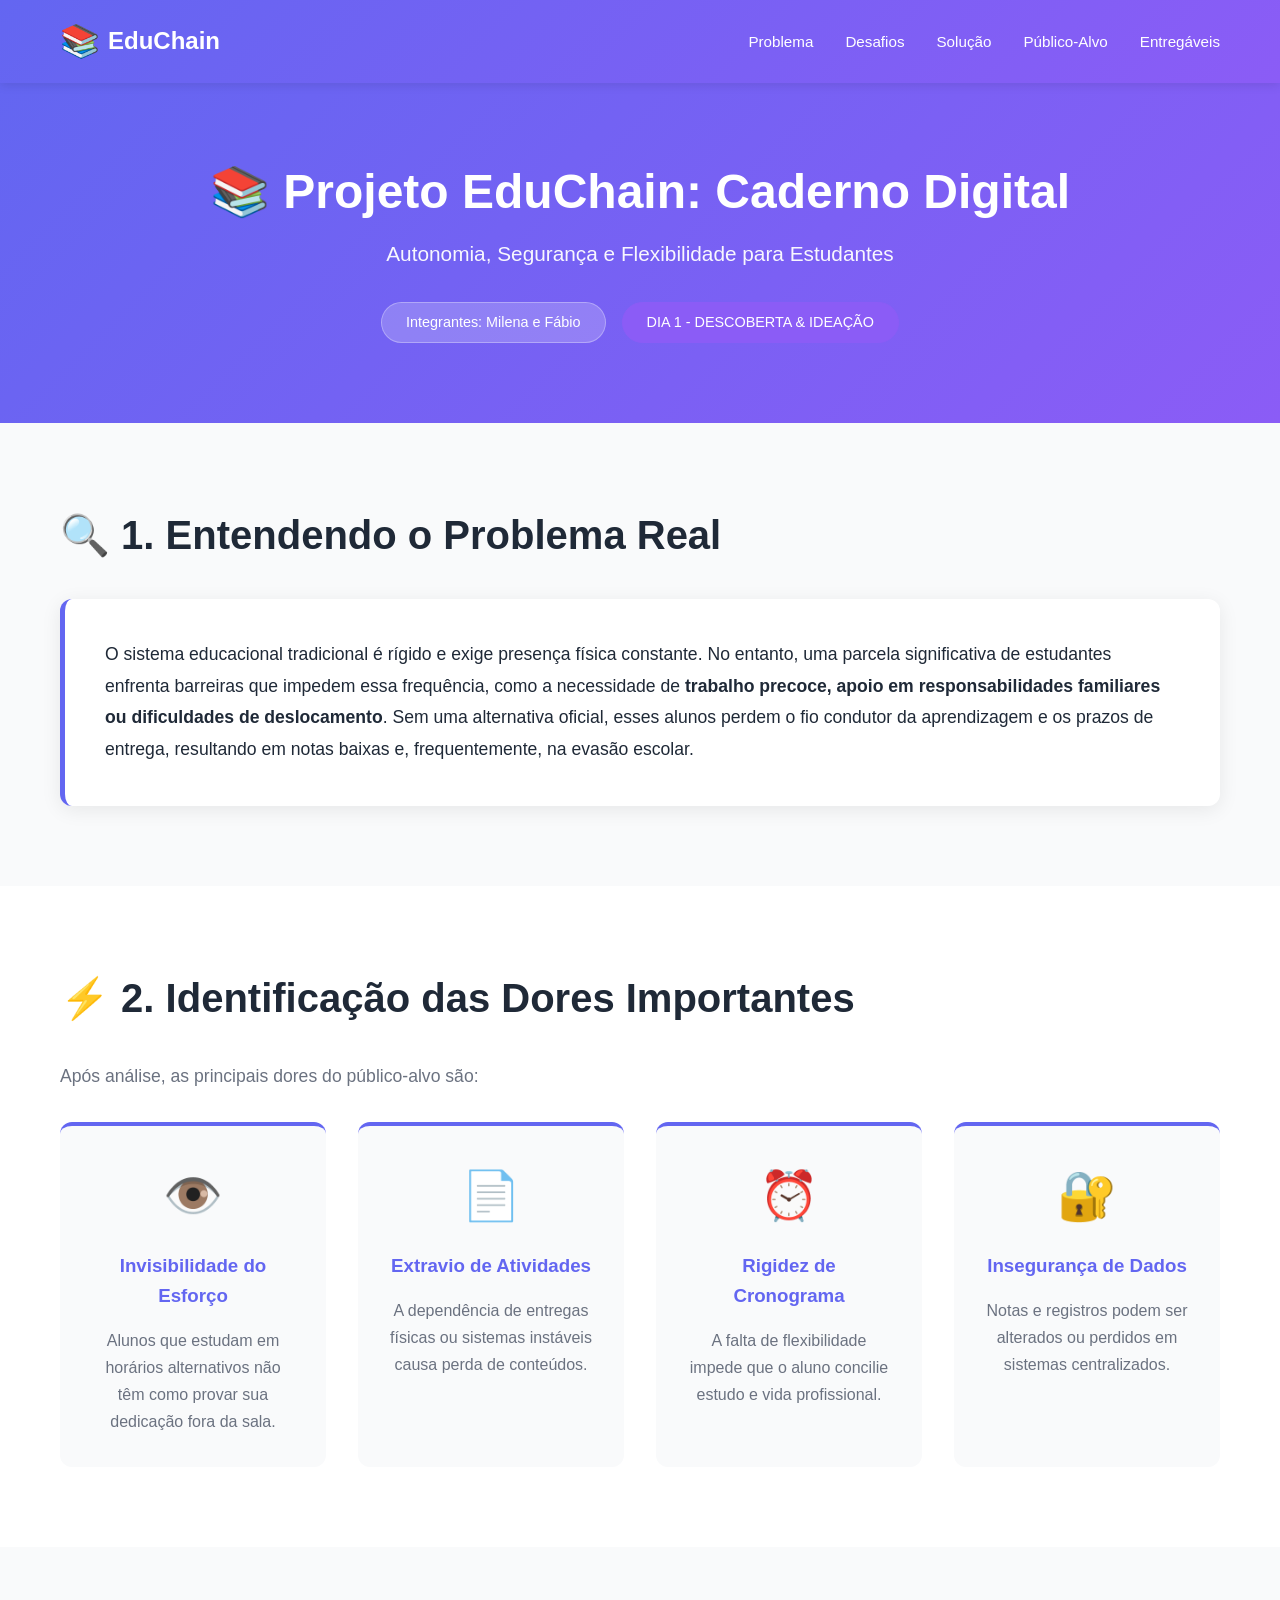
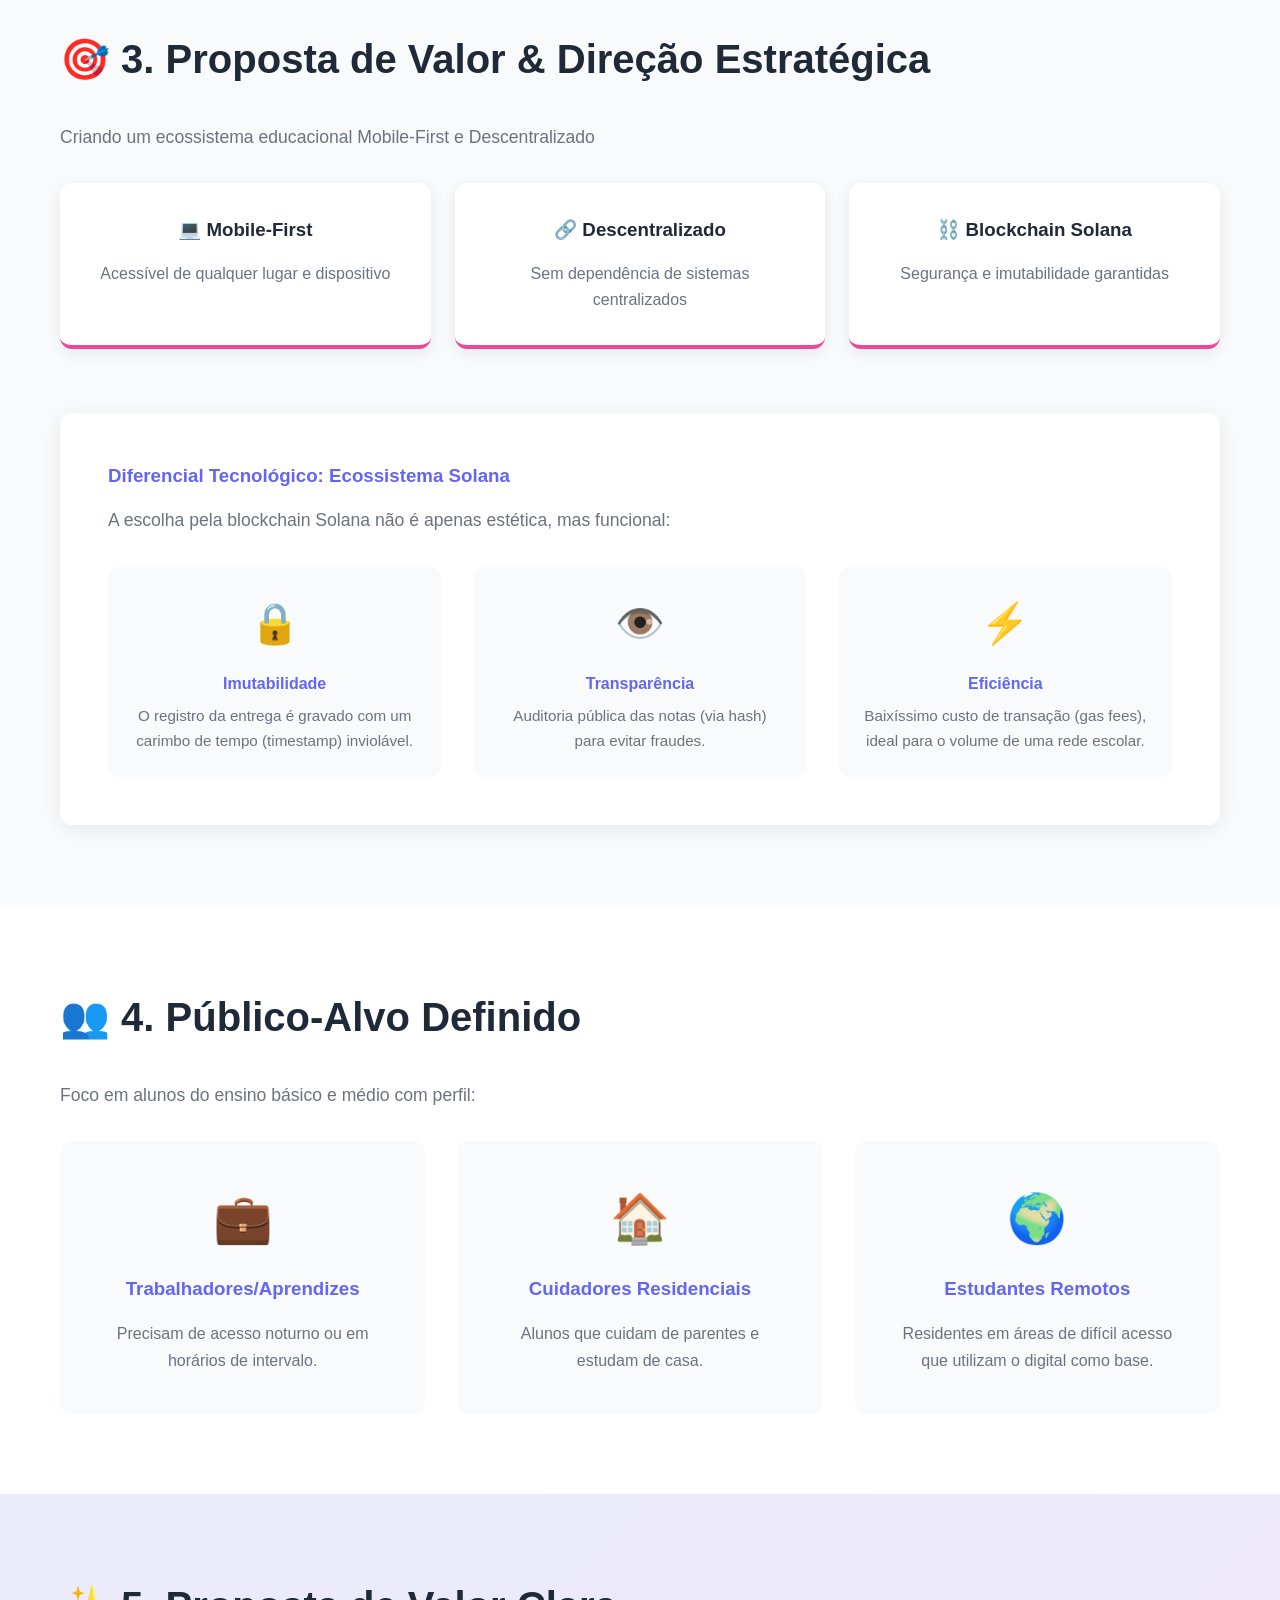
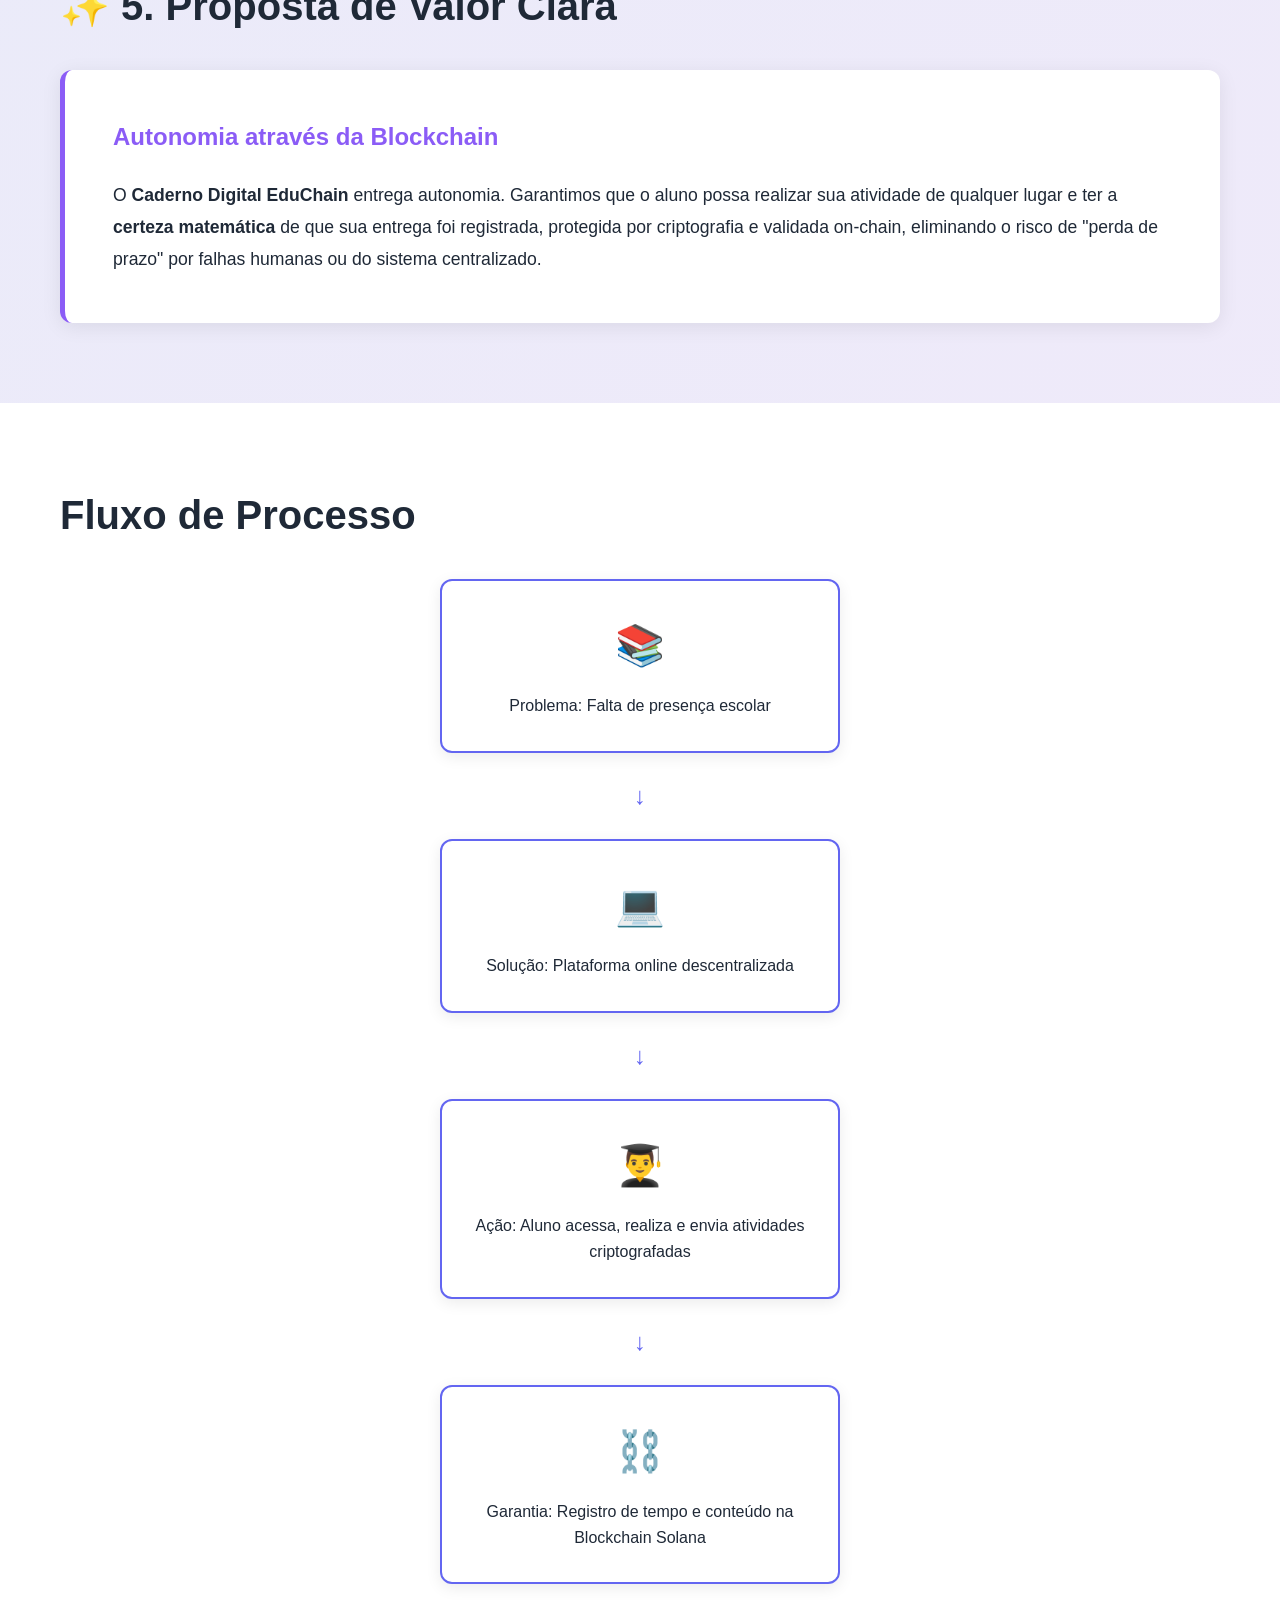
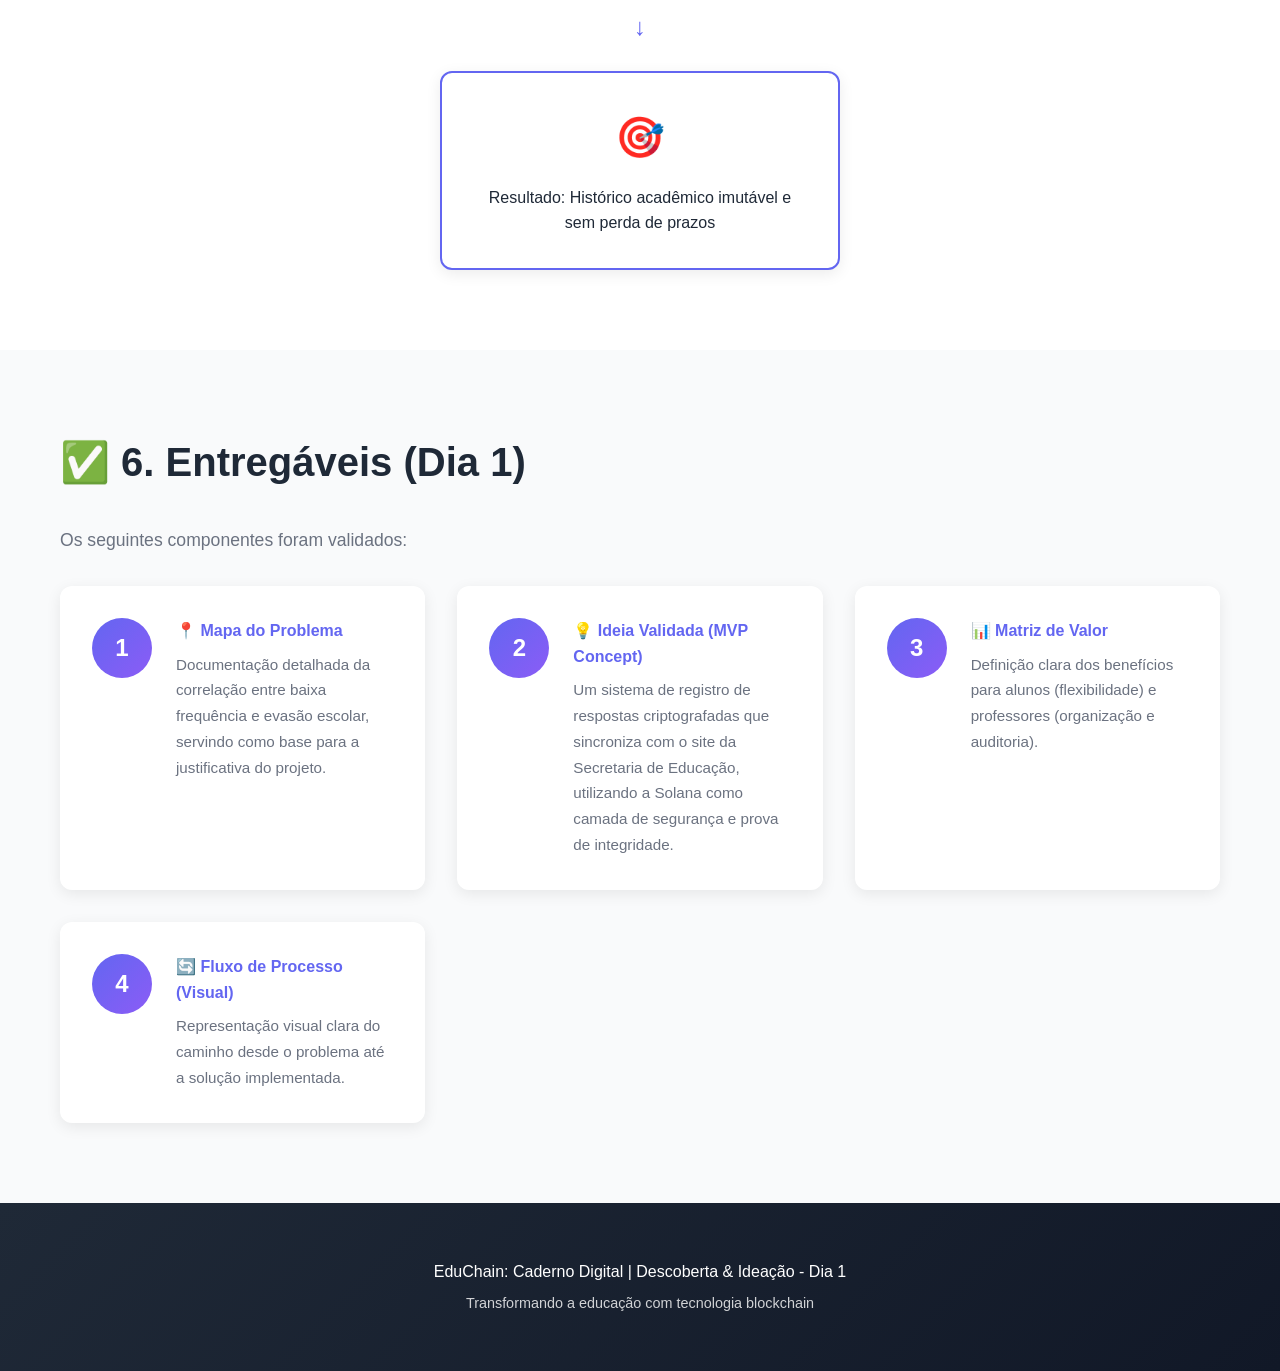
<file: index.html>
<!DOCTYPE html>
<html lang="pt-BR">
<head>
    <meta charset="UTF-8">
    <meta name="viewport" content="width=device-width, initial-scale=1.0">
    <title>EduChain | Caderno Digital</title>
    <link rel="stylesheet" href="style.css">
</head>
<body>
    <!-- Navigation -->
    <nav class="navbar">
        <div class="container">
            <div class="logo">
                <span class="logo-icon">📚</span>
                <span class="logo-text">EduChain</span>
            </div>
            <ul class="nav-menu">
                <li><a href="#problem">Problema</a></li>
                <li><a href="#pains">Desafios</a></li>
                <li><a href="#solution">Solução</a></li>
                <li><a href="#target">Público-Alvo</a></li>
                <li><a href="#deliverables">Entregáveis</a></li>
            </ul>
        </div>
    </nav>

    <!-- Hero Section -->
    <section class="hero">
        <div class="container">
            <div class="hero-content">
                <h1>📚 Projeto EduChain: Caderno Digital</h1>
                <p class="hero-subtitle">Autonomia, Segurança e Flexibilidade para Estudantes</p>
                <div class="team-info">
                    <span class="badge">Integrantes: Milena e Fábio</span>
                    <span class="badge phase">DIA 1 - DESCOBERTA & IDEAÇÃO</span>
                </div>
            </div>
        </div>
    </section>

    <!-- Problem Section -->
    <section id="problem" class="section problem-section">
        <div class="container">
            <h2>🔍 1. Entendendo o Problema Real</h2>
            <div class="card">
                <p>O sistema educacional tradicional é rígido e exige presença física constante. No entanto, uma parcela significativa de estudantes enfrenta barreiras que impedem essa frequência, como a necessidade de <strong>trabalho precoce, apoio em responsabilidades familiares ou dificuldades de deslocamento</strong>. Sem uma alternativa oficial, esses alunos perdem o fio condutor da aprendizagem e os prazos de entrega, resultando em notas baixas e, frequentemente, na evasão escolar.</p>
            </div>
        </div>
    </section>

    <!-- Pains Section -->
    <section id="pains" class="section pains-section">
        <div class="container">
            <h2>⚡ 2. Identificação das Dores Importantes</h2>
            <p class="section-subtitle">Após análise, as principais dores do público-alvo são:</p>
            <div class="pains-grid">
                <div class="pain-card">
                    <div class="pain-icon">👁️</div>
                    <h3>Invisibilidade do Esforço</h3>
                    <p>Alunos que estudam em horários alternativos não têm como provar sua dedicação fora da sala.</p>
                </div>
                <div class="pain-card">
                    <div class="pain-icon">📄</div>
                    <h3>Extravio de Atividades</h3>
                    <p>A dependência de entregas físicas ou sistemas instáveis causa perda de conteúdos.</p>
                </div>
                <div class="pain-card">
                    <div class="pain-icon">⏰</div>
                    <h3>Rigidez de Cronograma</h3>
                    <p>A falta de flexibilidade impede que o aluno concilie estudo e vida profissional.</p>
                </div>
                <div class="pain-card">
                    <div class="pain-icon">🔐</div>
                    <h3>Insegurança de Dados</h3>
                    <p>Notas e registros podem ser alterados ou perdidos em sistemas centralizados.</p>
                </div>
            </div>
        </div>
    </section>

    <!-- Solution Section -->
    <section id="solution" class="section solution-section">
        <div class="container">
            <h2>🎯 3. Proposta de Valor & Direção Estratégica</h2>
            <p class="section-subtitle">Criando um ecossistema educacional Mobile-First e Descentralizado</p>
            
            <div class="solution-grid">
                <div class="solution-card">
                    <h3>💻 Mobile-First</h3>
                    <p>Acessível de qualquer lugar e dispositivo</p>
                </div>
                <div class="solution-card">
                    <h3>🔗 Descentralizado</h3>
                    <p>Sem dependência de sistemas centralizados</p>
                </div>
                <div class="solution-card">
                    <h3>⛓️ Blockchain Solana</h3>
                    <p>Segurança e imutabilidade garantidas</p>
                </div>
            </div>

            <div class="blockchain-section">
                <h3>Diferencial Tecnológico: Ecossistema Solana</h3>
                <p class="section-subtitle">A escolha pela blockchain Solana não é apenas estética, mas funcional:</p>
                
                <div class="blockchain-features">
                    <div class="feature">
                        <span class="feature-icon">🔒</span>
                        <h4>Imutabilidade</h4>
                        <p>O registro da entrega é gravado com um carimbo de tempo (timestamp) inviolável.</p>
                    </div>
                    <div class="feature">
                        <span class="feature-icon">👁️</span>
                        <h4>Transparência</h4>
                        <p>Auditoria pública das notas (via hash) para evitar fraudes.</p>
                    </div>
                    <div class="feature">
                        <span class="feature-icon">⚡</span>
                        <h4>Eficiência</h4>
                        <p>Baixíssimo custo de transação (gas fees), ideal para o volume de uma rede escolar.</p>
                    </div>
                </div>
            </div>
        </div>
    </section>

    <!-- Target Audience -->
    <section id="target" class="section target-section">
        <div class="container">
            <h2>👥 4. Público-Alvo Definido</h2>
            <p class="section-subtitle">Foco em alunos do ensino básico e médio com perfil:</p>
            
            <div class="target-grid">
                <div class="target-card">
                    <div class="target-icon">💼</div>
                    <h3>Trabalhadores/Aprendizes</h3>
                    <p>Precisam de acesso noturno ou em horários de intervalo.</p>
                </div>
                <div class="target-card">
                    <div class="target-icon">🏠</div>
                    <h3>Cuidadores Residenciais</h3>
                    <p>Alunos que cuidam de parentes e estudam de casa.</p>
                </div>
                <div class="target-card">
                    <div class="target-icon">🌍</div>
                    <h3>Estudantes Remotos</h3>
                    <p>Residentes em áreas de difícil acesso que utilizam o digital como base.</p>
                </div>
            </div>
        </div>
    </section>

    <!-- Value Proposition -->
    <section class="section value-section">
        <div class="container">
            <h2>✨ 5. Proposta de Valor Clara</h2>
            <div class="value-card">
                <h3>Autonomia através da Blockchain</h3>
                <p>O <strong>Caderno Digital EduChain</strong> entrega autonomia. Garantimos que o aluno possa realizar sua atividade de qualquer lugar e ter a <strong>certeza matemática</strong> de que sua entrega foi registrada, protegida por criptografia e validada on-chain, eliminando o risco de "perda de prazo" por falhas humanas ou do sistema centralizado.</p>
            </div>
        </div>
    </section>

    <!-- Process Flow -->
    <section class="section process-section">
        <div class="container">
            <h2>Fluxo de Processo</h2>
            <div class="process-flow">
                <div class="flow-step">
                    <div class="step-icon">📚</div>
                    <p>Problema: Falta de presença escolar</p>
                </div>
                <div class="flow-arrow">↓</div>
                <div class="flow-step">
                    <div class="step-icon">💻</div>
                    <p>Solução: Plataforma online descentralizada</p>
                </div>
                <div class="flow-arrow">↓</div>
                <div class="flow-step">
                    <div class="step-icon">👨‍🎓</div>
                    <p>Ação: Aluno acessa, realiza e envia atividades criptografadas</p>
                </div>
                <div class="flow-arrow">↓</div>
                <div class="flow-step">
                    <div class="step-icon">⛓️</div>
                    <p>Garantia: Registro de tempo e conteúdo na Blockchain Solana</p>
                </div>
                <div class="flow-arrow">↓</div>
                <div class="flow-step">
                    <div class="step-icon">🎯</div>
                    <p>Resultado: Histórico acadêmico imutável e sem perda de prazos</p>
                </div>
            </div>
        </div>
    </section>

    <!-- Deliverables -->
    <section id="deliverables" class="section deliverables-section">
        <div class="container">
            <h2>✅ 6. Entregáveis (Dia 1)</h2>
            <p class="section-subtitle">Os seguintes componentes foram validados:</p>
            
            <div class="deliverables-list">
                <div class="deliverable-item">
                    <div class="deliverable-number">1</div>
                    <div class="deliverable-content">
                        <h4>📍 Mapa do Problema</h4>
                        <p>Documentação detalhada da correlação entre baixa frequência e evasão escolar, servindo como base para a justificativa do projeto.</p>
                    </div>
                </div>
                <div class="deliverable-item">
                    <div class="deliverable-number">2</div>
                    <div class="deliverable-content">
                        <h4>💡 Ideia Validada (MVP Concept)</h4>
                        <p>Um sistema de registro de respostas criptografadas que sincroniza com o site da Secretaria de Educação, utilizando a Solana como camada de segurança e prova de integridade.</p>
                    </div>
                </div>
                <div class="deliverable-item">
                    <div class="deliverable-number">3</div>
                    <div class="deliverable-content">
                        <h4>📊 Matriz de Valor</h4>
                        <p>Definição clara dos benefícios para alunos (flexibilidade) e professores (organização e auditoria).</p>
                    </div>
                </div>
                <div class="deliverable-item">
                    <div class="deliverable-number">4</div>
                    <div class="deliverable-content">
                        <h4>🔄 Fluxo de Processo (Visual)</h4>
                        <p>Representação visual clara do caminho desde o problema até a solução implementada.</p>
                    </div>
                </div>
            </div>
        </div>
    </section>

    <!-- Footer -->
    <footer class="footer">
        <div class="container">
            <p>EduChain: Caderno Digital | Descoberta & Ideação - Dia 1</p>
            <p class="footer-subtitle">Transformando a educação com tecnologia blockchain</p>
        </div>
    </footer>

    <script src="script.js"></script>
</body>
</html>
</file>
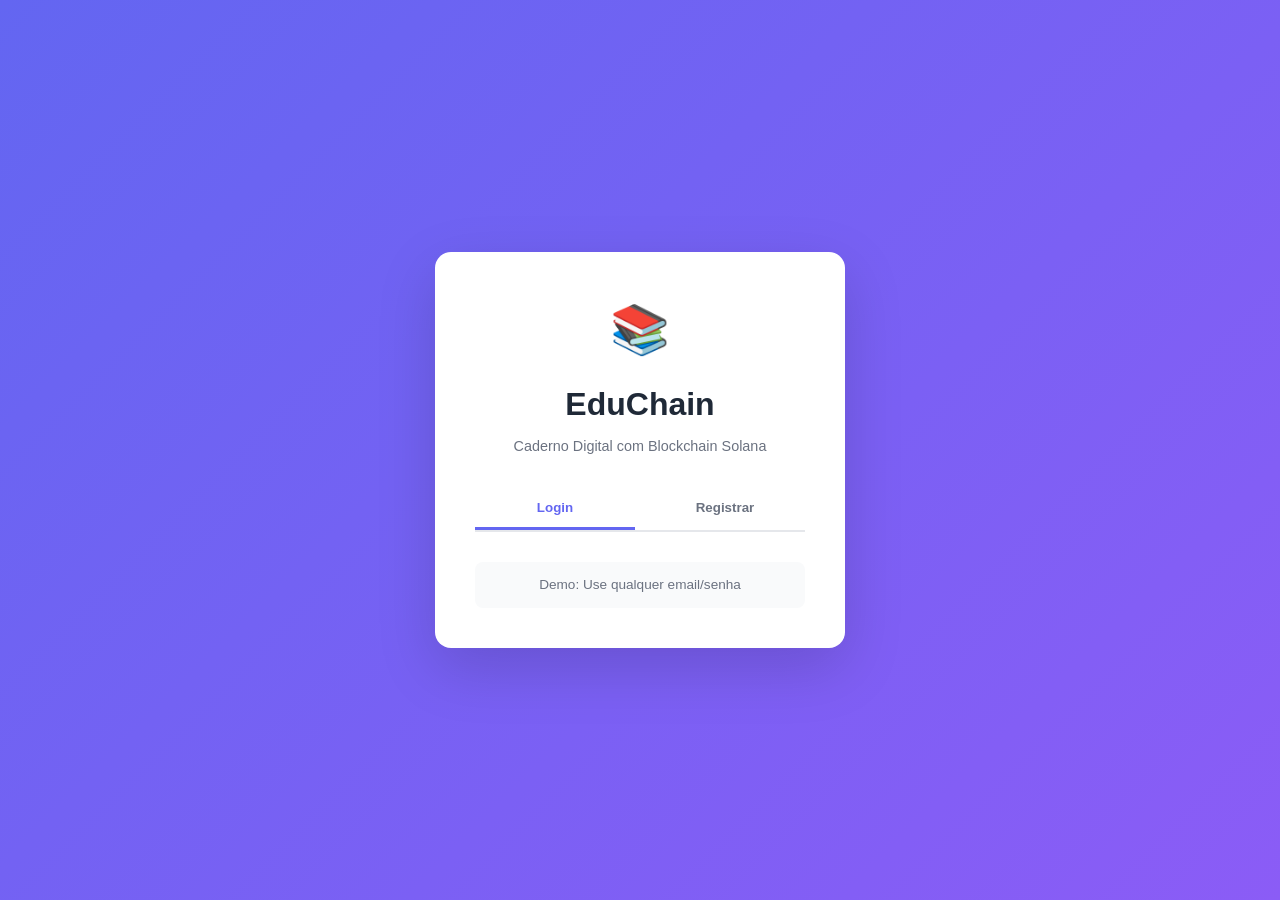
<file: componentes/index.html>
<!DOCTYPE html>
<html lang="pt-BR">
<head>
    <meta charset="UTF-8">
    <meta name="viewport" content="width=device-width, initial-scale=1.0">
    <title>EduChain MVP | Caderno Digital Blockchain</title>
    <link rel="stylesheet" href="style.css">
</head>
<body>
    <!-- Login Screen -->
    <div id="authScreen" class="screen active">
        <div class="auth-container">
            <div class="auth-card">
                <div class="auth-header">
                    <span class="logo-icon">📚</span>
                    <h1>EduChain</h1>
                    <p>Caderno Digital com Blockchain Solana</p>
                </div>

                <div class="auth-tabs">
                    <button class="tab-btn active" data-tab="login">Login</button>
                    <button class="tab-btn" data-tab="register">Registrar</button>
                </div>

                <!-- Login Tab -->
                <form id="loginForm" class="auth-form">
                    <div class="form-group">
                        <label for="loginEmail">Email</label>
                        <input type="email" id="loginEmail" placeholder="seu@email.com" required>
                    </div>
                    <div class="form-group">
                        <label for="loginPassword">Senha</label>
                        <input type="password" id="loginPassword" placeholder="••••••••" required>
                    </div>
                    <button type="submit" class="btn btn-primary btn-full">Entrar</button>
                </form>

                <!-- Register Tab -->
                <form id="registerForm" class="auth-form hidden">
                    <div class="form-group">
                        <label for="registerName">Nome Completo</label>
                        <input type="text" id="registerName" placeholder="João da Silva" required>
                    </div>
                    <div class="form-group">
                        <label for="registerEmail">Email</label>
                        <input type="email" id="registerEmail" placeholder="seu@email.com" required>
                    </div>
                    <div class="form-group">
                        <label for="registerPassword">Senha</label>
                        <input type="password" id="registerPassword" placeholder="Mínimo 6 caracteres" required>
                    </div>
                    <div class="form-group">
                        <label for="registerMatricula">Matrícula</label>
                        <input type="text" id="registerMatricula" placeholder="2026..." required>
                    </div>
                    <button type="submit" class="btn btn-primary btn-full">Criar Conta</button>
                </form>

                <div class="auth-demo">
                    <p>Demo: Use qualquer email/senha</p>
                </div>
            </div>
        </div>
    </body>

    <!-- Main Application -->
    <div id="appScreen" class="screen">
        <!-- Header -->
        <header class="header">
            <div class="header-content">
                <div class="header-left">
                    <h2 class="app-title">📚 EduChain</h2>
                    <div class="wallet-info">
                        <span class="wallet-label">Carteira:</span>
                        <code class="wallet-address" id="walletAddress">DEV_WALLET_001</code>
                    </div>
                </div>
                <div class="header-right">
                    <div class="user-info">
                        <span id="userName">Usuário</span>
                        <button class="btn-logout" id="logoutBtn">🚪 Sair</button>
                    </div>
                </div>
            </div>
        </header>

        <!-- Main Container -->
        <div class="container">
            <!-- Sidebar Navigation -->
            <aside class="sidebar">
                <nav class="nav-menu">
                    <button class="nav-item active" data-view="dashboard">
                        <span class="icon">📊</span>
                        <span>Dashboard</span>
                    </button>
                    <button class="nav-item" data-view="tasks">
                        <span class="icon">✏️</span>
                        <span>Tarefas</span>
                    </button>
                    <button class="nav-item" data-view="editor">
                        <span class="icon">📝</span>
                        <span>Editor</span>
                    </button>
                    <button class="nav-item" data-view="history">
                        <span class="icon">⏱️</span>
                        <span>Histórico</span>
                    </button>
                    <button class="nav-item" data-view="blockchain">
                        <span class="icon">⛓️</span>
                        <span>Blockchain</span>
                    </button>
                </nav>
            </aside>

            <!-- Content Area -->
            <main class="content">
                <!-- Dashboard View -->
                <div id="dashboardView" class="view active">
                    <div class="view-header">
                        <h3>Dashboard</h3>
                        <p class="date">Hoje: <span id="todayDate"></span></p>
                    </div>

                    <div class="dashboard-grid">
                        <!-- Stats Cards -->
                        <div class="stat-card">
                            <div class="stat-icon">📋</div>
                            <div class="stat-content">
                                <span class="stat-label">Tarefas Pendentes</span>
                                <span class="stat-number" id="statPending">0</span>
                            </div>
                        </div>
                        <div class="stat-card">
                            <div class="stat-icon">✅</div>
                            <div class="stat-content">
                                <span class="stat-label">Concluídas</span>
                                <span class="stat-number" id="statCompleted">0</span>
                            </div>
                        </div>
                        <div class="stat-card">
                            <div class="stat-icon">⛓️</div>
                            <div class="stat-content">
                                <span class="stat-label">On-Chain</span>
                                <span class="stat-number" id="statOnChain">0</span>
                            </div>
                        </div>
                        <div class="stat-card">
                            <div class="stat-icon">🔐</div>
                            <div class="stat-content">
                                <span class="stat-label">Hash SHA-256</span>
                                <span class="stat-number" id="statHashes">0</span>
                            </div>
                        </div>
                    </div>

                    <!-- Quick Actions -->
                    <div class="quick-section">
                        <h4>Tarefas Urgentes 🔴</h4>
                        <div id="urgentTasks" class="urgent-list">
                            <p class="empty-state">Nenhuma tarefa urgente</p>
                        </div>
                    </div>

                    <div class="quick-section">
                        <h4>Últimos Envios 📤</h4>
                        <div id="recentSubmits" class="recent-list">
                            <p class="empty-state">Nenhum envio recente</p>
                        </div>
                    </div>
                </div>

                <!-- Tasks View -->
                <div id="tasksView" class="view">
                    <div class="view-header">
                        <h3>Minhas Tarefas</h3>
                        <div class="filter-group">
                            <select id="filterSubject" class="filter-select">
                                <option value="">Todas as Disciplinas</option>
                                <option value="Português">Português</option>
                                <option value="Matemática">Matemática</option>
                                <option value="História">História</option>
                                <option value="Ciências">Ciências</option>
                                <option value="Inglês">Inglês</option>
                            </select>
                        </div>
                    </div>

                    <div id="tasksList" class="tasks-grid">
                        <p class="loading">Carregando tarefas...</p>
                    </div>
                </div>

                <!-- Editor View -->
                <div id="editorView" class="view">
                    <div class="view-header">
                        <h3>Editor de Respostas</h3>
                        <button id="selectTaskBtn" class="btn btn-secondary">Selecionar Tarefa</button>
                    </div>

                    <div class="editor-container">
                        <div id="taskInfo" class="task-info hidden">
                            <div class="task-title">
                                <h4 id="editorTaskTitle"></h4>
                                <span id="editorTaskSubject" class="badge"></span>
                                <span id="editorTaskDue" class="badge priority"></span>
                            </div>
                            <div class="task-description" id="editorTaskDesc"></div>
                        </div>

                        <div class="editor-panel">
                            <div class="editor-toolbar">
                                <button id="boldBtn" title="Negrito" class="toolbar-btn">🅱️ Bold</button>
                                <button id="italicBtn" title="Itálico" class="toolbar-btn">✏️ Itálico</button>
                                <button id="linkBtn" title="Link" class="toolbar-btn">🔗 Link</button>
                                <button id="clearBtn" title="Limpar" class="toolbar-btn">🗑️ Limpar</button>
                            </div>
                            <textarea id="responseEditor" class="response-editor" placeholder="Escreva sua resposta aqui..."></textarea>
                            <div class="editor-footer">
                                <span class="char-count">0 caracteres</span>
                                <span id="autoSaveStatus" class="auto-save">Alterações salvas</span>
                            </div>
                        </div>

                        <div class="editor-actions">
                            <button id="saveDraftBtn" class="btn btn-secondary">💾 Salvar Rascunho</button>
                            <button id="submitBlockchainBtn" class="btn btn-primary" disabled>⛓️ Registrar na Blockchain</button>
                        </div>

                        <div id="editorEmpty" class="empty-state text-center">
                            <p>Selecione uma tarefa para começar a editar</p>
                        </div>
                    </div>
                </div>

                <!-- History View -->
                <div id="historyView" class="view">
                    <div class="view-header">
                        <h3>Histórico de Atividades</h3>
                    </div>

                    <div id="historiesList" class="history-list">
                        <p class="loading">Carregando histórico...</p>
                    </div>
                </div>

                <!-- Blockchain View -->
                <div id="blockchainView" class="view">
                    <div class="view-header">
                        <h3>Transações Blockchain</h3>
                        <button id="refreshBlockchainBtn" class="btn btn-secondary">🔄 Atualizar</button>
                    </div>

                    <div class="blockchain-info">
                        <div class="blockchain-card">
                            <h4>📊 Estatísticas</h4>
                            <div class="stats">
                                <div class="stat">
                                    <span>Total de Transações:</span>
                                    <strong id="totalTransactions">0</strong>
                                </div>
                                <div class="stat">
                                    <span>Confirmadas:</span>
                                    <strong id="confirmedTransactions">0</strong>
                                </div>
                                <div class="stat">
                                    <span>Rede Simulada:</span>
                                    <strong>Solana Devnet</strong>
                                </div>
                            </div>
                        </div>
                    </div>

                    <div class="blockchain-card">
                        <h4>⛓️ Transações Recentes</h4>
                        <div id="transactionsList" class="transactions-list">
                            <p class="empty-state">Nenhuma transação registrada</p>
                        </div>
                    </div>
                </div>
            </main>
        </div>

        <!-- Task Selector Modal -->
        <div id="taskSelectorModal" class="modal hidden">
            <div class="modal-content">
                <div class="modal-header">
                    <h3>Selecione uma Tarefa</h3>
                    <button class="close-modal">&times;</button>
                </div>
                <div id="selectorTasksList" class="modal-body tasks-list">
                    <p class="loading">Carregando tarefas...</p>
                </div>
            </div>
        </div>

        <!-- Submission Confirmation Modal -->
        <div id="confirmSubmitModal" class="modal hidden">
            <div class="modal-content">
                <div class="modal-header">
                    <h3>⛓️ Confirmar Registro na Blockchain</h3>
                    <button class="close-modal">&times;</button>
                </div>
                <div class="modal-body">
                    <div class="confirm-info">
                        <p><strong>Tarefa:</strong> <span id="confirmTaskName"></span></p>
                        <p><strong>Resposta (primeiros 100 caracteres):</strong></p>
                        <div class="response-preview" id="confirmResponsePreview"></div>
                        <p class="warning">⚠️ Esta ação é irreversível. A resposta será registrada na blockchain com timestamp imutável.</p>
                    </div>
                </div>
                <div class="modal-footer">
                    <button class="btn btn-secondary" id="cancelSubmitBtn">Cancelar</button>
                    <button class="btn btn-primary" id="confirmSubmitBtn">Confirmar Envio</button>
                </div>
            </div>
        </div>

        <!-- Success Modal -->
        <div id="successModal" class="modal hidden">
            <div class="modal-content modal-success">
                <div class="modal-header">
                    <h3>✅ Registrado com Sucesso!</h3>
                </div>
                <div class="modal-body">
                    <div class="success-content">
                        <p class="success-message">Sua resposta foi registrada na blockchain com sucesso!</p>
                        <div class="tx-details">
                            <p><strong>ID da Transação:</strong></p>
                            <code id="successTxId" class="tx-id"></code>
                            <button class="btn btn-small" id="copyTxBtn">📋 Copiar</button>
                        </div>
                        <p class="info-text">💡 Você pode usar este ID para comprovar que sua tarefa foi entregue.</p>
                    </div>
                </div>
                <div class="modal-footer">
                    <button class="btn btn-primary" id="closeSuccessBtn">Fechar</button>
                </div>
            </div>
        </div>
    </div>

    <script src="blockchain.js"></script>
    <script src="app.js"></script>
</body>
</html>
</file>
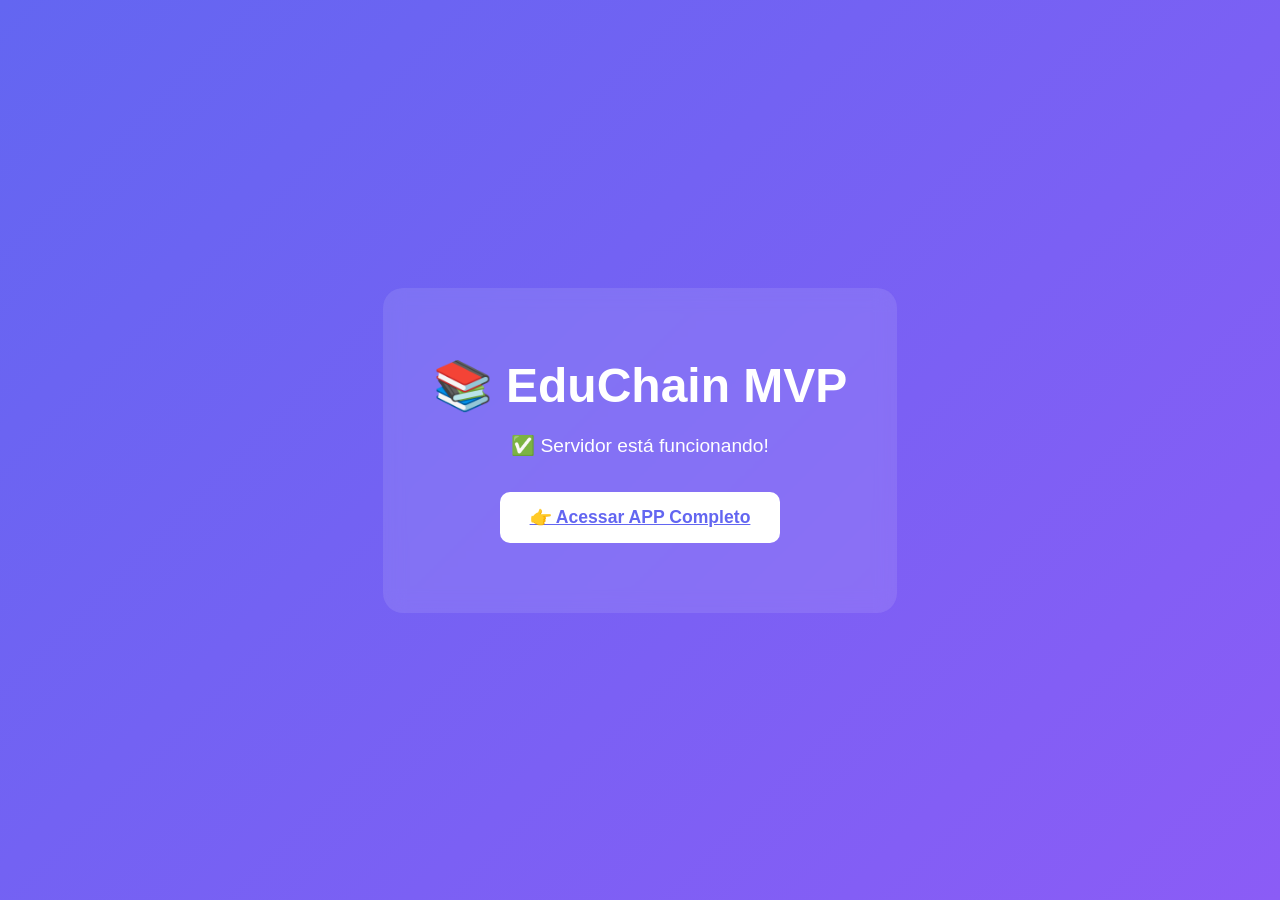
<file: componentes/test.html>
<!DOCTYPE html>
<html lang="pt-BR">
<head>
    <meta charset="UTF-8">
    <meta name="viewport" content="width=device-width, initial-scale=1.0">
    <title>EduChain - Teste</title>
    <style>
        * { margin: 0; padding: 0; box-sizing: border-box; }
        body { 
            font-family: Arial, sans-serif; 
            background: linear-gradient(135deg, #6366f1, #8b5cf6);
            min-height: 100vh;
            display: flex;
            align-items: center;
            justify-content: center;
            color: #fff;
        }
        .container {
            text-align: center;
            background: rgba(255,255,255,0.1);
            padding: 50px;
            border-radius: 20px;
            backdrop-filter: blur(10px);
        }
        h1 { font-size: 3em; margin: 20px 0; }
        p { font-size: 1.2em; margin: 15px 0; }
        .btn {
            display: inline-block;
            margin: 20px 10px;
            padding: 15px 30px;
            background: #fff;
            color: #6366f1;
            border: none;
            border-radius: 10px;
            cursor: pointer;
            font-size: 1.1em;
            font-weight: bold;
            transition: all 0.3s;
        }
        .btn:hover {
            transform: scale(1.05);
            box-shadow: 0 10px 20px rgba(0,0,0,0.2);
        }
    </style>
</head>
<body>
    <div class="container">
        <h1>📚 EduChain MVP</h1>
        <p>✅ Servidor está funcionando!</p>
        <a href="index.html" class="btn">👉 Acessar APP Completo</a>
    </div>
</body>
</html>
</file>
<file: style.css>
* {
    margin: 0;
    padding: 0;
    box-sizing: border-box;
}

:root {
    --primary-color: #6366f1;
    --secondary-color: #8b5cf6;
    --accent-color: #ec4899;
    --dark-bg: #1f2937;
    --light-bg: #f9fafb;
    --card-bg: #ffffff;
    --text-dark: #1f2937;
    --text-light: #6b7280;
    --border-color: #e5e7eb;
    --success-color: #10b981;
}

html {
    scroll-behavior: smooth;
}

body {
    font-family: 'Segoe UI', Tahoma, Geneva, Verdana, sans-serif;
    line-height: 1.6;
    color: var(--text-dark);
    background-color: #fafafa;
}

/* Container */
.container {
    max-width: 1200px;
    margin: 0 auto;
    padding: 0 20px;
}

/* Navigation */
.navbar {
    background: linear-gradient(135deg, var(--primary-color) 0%, var(--secondary-color) 100%);
    color: white;
    padding: 1rem 0;
    position: sticky;
    top: 0;
    z-index: 100;
    box-shadow: 0 2px 10px rgba(0, 0, 0, 0.1);
}

.navbar .container {
    display: flex;
    justify-content: space-between;
    align-items: center;
}

.logo {
    display: flex;
    align-items: center;
    gap: 0.5rem;
    font-size: 1.5rem;
    font-weight: bold;
}

.logo-icon {
    font-size: 2rem;
}

.nav-menu {
    display: flex;
    list-style: none;
    gap: 2rem;
}

.nav-menu a {
    color: white;
    text-decoration: none;
    transition: opacity 0.3s ease;
    font-size: 0.95rem;
}

.nav-menu a:hover {
    opacity: 0.8;
}

/* Hero Section */
.hero {
    background: linear-gradient(135deg, var(--primary-color) 0%, var(--secondary-color) 100%);
    color: white;
    padding: 80px 20px;
    text-align: center;
}

.hero-content h1 {
    font-size: 3rem;
    margin-bottom: 1rem;
    line-height: 1.2;
}

.hero-subtitle {
    font-size: 1.3rem;
    margin-bottom: 2rem;
    opacity: 0.95;
}

.team-info {
    display: flex;
    gap: 1rem;
    justify-content: center;
    flex-wrap: wrap;
}

.badge {
    background: rgba(255, 255, 255, 0.2);
    padding: 0.5rem 1.5rem;
    border-radius: 50px;
    font-size: 0.9rem;
    border: 1px solid rgba(255, 255, 255, 0.3);
}

.badge.phase {
    background: var(--secondary-color);
    border-color: var(--secondary-color);
}

/* Sections */
.section {
    padding: 80px 20px;
}

.section h2 {
    font-size: 2.5rem;
    margin-bottom: 2rem;
    color: var(--text-dark);
}

.section-subtitle {
    font-size: 1.1rem;
    color: var(--text-light);
    margin-bottom: 2rem;
}

/* Problem Section */
.problem-section {
    background: var(--light-bg);
}

.problem-section .card {
    background: white;
    padding: 2.5rem;
    border-radius: 12px;
    box-shadow: 0 4px 20px rgba(0, 0, 0, 0.08);
    font-size: 1.1rem;
    line-height: 1.8;
    color: var(--text-dark);
    border-left: 5px solid var(--primary-color);
}

/* Pains Section */
.pains-section {
    background: white;
}

.pains-grid {
    display: grid;
    grid-template-columns: repeat(auto-fit, minmax(250px, 1fr));
    gap: 2rem;
}

.pain-card {
    background: var(--light-bg);
    padding: 2rem;
    border-radius: 12px;
    text-align: center;
    transition: all 0.3s ease;
    border-top: 4px solid var(--primary-color);
}

.pain-card:hover {
    transform: translateY(-5px);
    box-shadow: 0 10px 30px rgba(0, 0, 0, 0.1);
    border-top-color: var(--secondary-color);
}

.pain-icon {
    font-size: 3rem;
    margin-bottom: 1rem;
}

.pain-card h3 {
    margin-bottom: 1rem;
    color: var(--primary-color);
}

.pain-card p {
    color: var(--text-light);
    line-height: 1.7;
}

/* Solution Section */
.solution-section {
    background: var(--light-bg);
}

.solution-grid {
    display: grid;
    grid-template-columns: repeat(auto-fit, minmax(200px, 1fr));
    gap: 1.5rem;
    margin-bottom: 4rem;
}

.solution-card {
    background: white;
    padding: 2rem;
    border-radius: 12px;
    text-align: center;
    box-shadow: 0 4px 15px rgba(0, 0, 0, 0.08);
    border-bottom: 4px solid var(--accent-color);
}

.solution-card h3 {
    color: var(--text-dark);
    margin-bottom: 1rem;
}

.solution-card p {
    color: var(--text-light);
}

.blockchain-section {
    background: white;
    padding: 3rem;
    border-radius: 12px;
    box-shadow: 0 4px 20px rgba(0, 0, 0, 0.08);
}

.blockchain-section h3 {
    color: var(--primary-color);
    margin-bottom: 1rem;
}

.blockchain-features {
    display: grid;
    grid-template-columns: repeat(auto-fit, minmax(250px, 1fr));
    gap: 2rem;
    margin-top: 2rem;
}

.feature {
    padding: 1.5rem;
    text-align: center;
    background: var(--light-bg);
    border-radius: 10px;
}

.feature-icon {
    font-size: 2.5rem;
    display: block;
    margin-bottom: 1rem;
}

.feature h4 {
    color: var(--primary-color);
    margin-bottom: 0.5rem;
}

.feature p {
    color: var(--text-light);
    font-size: 0.95rem;
}

/* Target Section */
.target-section {
    background: white;
}

.target-grid {
    display: grid;
    grid-template-columns: repeat(auto-fit, minmax(250px, 1fr));
    gap: 2rem;
}

.target-card {
    background: var(--light-bg);
    padding: 2.5rem;
    border-radius: 12px;
    text-align: center;
    transition: all 0.3s ease;
}

.target-card:hover {
    background: var(--primary-color);
    color: white;
}

.target-icon {
    font-size: 3rem;
    margin-bottom: 1rem;
}

.target-card h3 {
    margin-bottom: 1rem;
    color: var(--primary-color);
}

.target-card:hover h3 {
    color: white;
}

.target-card p {
    color: var(--text-light);
    line-height: 1.7;
}

.target-card:hover p {
    color: rgba(255, 255, 255, 0.9);
}

/* Value Section */
.value-section {
    background: linear-gradient(135deg, rgba(99, 102, 241, 0.1) 0%, rgba(139, 92, 246, 0.1) 100%);
}

.value-card {
    background: white;
    padding: 3rem;
    border-radius: 12px;
    box-shadow: 0 4px 20px rgba(0, 0, 0, 0.08);
    border-left: 5px solid var(--secondary-color);
}

.value-card h3 {
    color: var(--secondary-color);
    margin-bottom: 1.5rem;
    font-size: 1.5rem;
}

.value-card p {
    font-size: 1.1rem;
    line-height: 1.8;
    color: var(--text-dark);
}

/* Process Section */
.process-section {
    background: white;
}

.process-flow {
    display: flex;
    flex-direction: column;
    align-items: center;
    gap: 1.5rem;
}

.flow-step {
    background: white;
    padding: 2rem;
    border-radius: 12px;
    text-align: center;
    width: 100%;
    max-width: 400px;
    box-shadow: 0 4px 15px rgba(0, 0, 0, 0.08);
    border: 2px solid var(--primary-color);
}

.step-icon {
    font-size: 2.5rem;
    margin-bottom: 1rem;
}

.flow-step p {
    color: var(--text-dark);
    font-weight: 500;
}

.flow-arrow {
    font-size: 1.5rem;
    color: var(--primary-color);
}

/* Deliverables Section */
.deliverables-section {
    background: var(--light-bg);
}

.deliverables-list {
    display: grid;
    grid-template-columns: repeat(auto-fit, minmax(300px, 1fr));
    gap: 2rem;
}

.deliverable-item {
    background: white;
    padding: 2rem;
    border-radius: 12px;
    box-shadow: 0 4px 15px rgba(0, 0, 0, 0.08);
    display: flex;
    gap: 1.5rem;
    transition: all 0.3s ease;
}

.deliverable-item:hover {
    transform: translateY(-5px);
    box-shadow: 0 10px 30px rgba(0, 0, 0, 0.12);
}

.deliverable-number {
    flex-shrink: 0;
    width: 60px;
    height: 60px;
    background: linear-gradient(135deg, var(--primary-color), var(--secondary-color));
    color: white;
    border-radius: 50%;
    display: flex;
    align-items: center;
    justify-content: center;
    font-size: 1.5rem;
    font-weight: bold;
}

.deliverable-content h4 {
    color: var(--primary-color);
    margin-bottom: 0.5rem;
}

.deliverable-content p {
    color: var(--text-light);
    line-height: 1.7;
    font-size: 0.95rem;
}

/* Footer */
.footer {
    background: linear-gradient(135deg, var(--dark-bg) 0%, #111827 100%);
    color: white;
    padding: 3rem 20px;
    text-align: center;
}

.footer p {
    margin: 0.5rem 0;
}

.footer-subtitle {
    font-size: 0.9rem;
    opacity: 0.8;
}

/* Responsive */
@media (max-width: 768px) {
    .hero-content h1 {
        font-size: 2rem;
    }

    .hero-subtitle {
        font-size: 1rem;
    }

    .section h2 {
        font-size: 1.8rem;
    }

    .nav-menu {
        gap: 1rem;
        font-size: 0.85rem;
    }

    .pains-grid,
    .solution-grid,
    .target-grid,
    .blockchain-features {
        grid-template-columns: 1fr;
    }

    .deliverables-list {
        grid-template-columns: 1fr;
    }

    .team-info {
        flex-direction: column;
    }

    .badge {
        font-size: 0.8rem;
        padding: 0.4rem 1rem;
    }
}

@media (max-width: 480px) {
    .navbar .container {
        flex-direction: column;
        gap: 1rem;
    }

    .nav-menu {
        flex-wrap: wrap;
        justify-content: center;
        gap: 0.8rem;
    }

    .hero-content h1 {
        font-size: 1.5rem;
    }

    .section {
        padding: 40px 15px;
    }

    .section h2 {
        font-size: 1.5rem;
    }

    .problem-section .card {
        padding: 1.5rem;
        font-size: 1rem;
    }

    .blockchain-section {
        padding: 1.5rem;
    }

    .deliverable-item {
        flex-direction: column;
        text-align: center;
    }

    .deliverable-number {
        width: 50px;
        height: 50px;
        font-size: 1.2rem;
    }
}
</file>
<file: componentes/style.css>
* {
    margin: 0;
    padding: 0;
    box-sizing: border-box;
}

:root {
    --primary: #6366f1;
    --secondary: #8b5cf6;
    --accent: #ec4899;
    --success: #10b981;
    --warning: #f59e0b;
    --danger: #ef4444;
    --dark: #1f2937;
    --light: #f9fafb;
    --border: #e5e7eb;
    --text: #374151;
    --text-light: #6b7280;
}

html {
    scroll-behavior: smooth;
}

body {
    font-family: -apple-system, BlinkMacSystemFont, 'Segoe UI', Roboto, Oxygen, Ubuntu, sans-serif;
    background: var(--light);
    color: var(--text);
    line-height: 1.6;
}

/* Screens & Views */
.screen {
    display: none;
    min-height: 100vh;
}

.screen.active {
    display: flex;
}

.view {
    display: none;
}

.view.active {
    display: block;
    animation: fadeIn 0.3s ease;
}

@keyframes fadeIn {
    from { opacity: 0; transform: translateY(10px); }
    to { opacity: 1; transform: translateY(0); }
}

/* Auth Screen */
#authScreen {
    align-items: center;
    justify-content: center;
    background: linear-gradient(135deg, var(--primary) 0%, var(--secondary) 100%);
    flex-direction: column;
}

.auth-container {
    width: 100%;
    max-width: 450px;
    padding: 20px;
}

.auth-card {
    background: white;
    border-radius: 16px;
    padding: 40px;
    box-shadow: 0 20px 60px rgba(0, 0, 0, 0.15);
}

.auth-header {
    text-align: center;
    margin-bottom: 30px;
}

.auth-header .logo-icon {
    font-size: 3rem;
    display: block;
    margin-bottom: 10px;
}

.auth-header h1 {
    color: var(--dark);
    font-size: 2rem;
    margin-bottom: 5px;
}

.auth-header p {
    color: var(--text-light);
    font-size: 0.9rem;
}

.auth-tabs {
    display: flex;
    gap: 10px;
    margin-bottom: 30px;
    border-bottom: 2px solid var(--border);
}

.tab-btn {
    flex: 1;
    padding: 12px;
    background: none;
    border: none;
    border-bottom: 3px solid transparent;
    cursor: pointer;
    font-weight: 600;
    color: var(--text-light);
    transition: all 0.3s ease;
}

.tab-btn.active {
    color: var(--primary);
    border-bottom-color: var(--primary);
}

.auth-form {
    display: none;
}

.auth-form.active {
    display: block;
}

.form-group {
    margin-bottom: 20px;
}

.form-group label {
    display: block;
    margin-bottom: 6px;
    font-weight: 600;
    color: var(--text);
}

.form-group input {
    width: 100%;
    padding: 12px;
    border: 1px solid var(--border);
    border-radius: 8px;
    font-size: 1rem;
    transition: all 0.3s ease;
}

.form-group input:focus {
    outline: none;
    border-color: var(--primary);
    box-shadow: 0 0 0 3px rgba(99, 102, 241, 0.1);
}

.auth-demo {
    margin-top: 20px;
    padding: 12px;
    background: var(--light);
    border-radius: 8px;
    text-align: center;
    font-size: 0.85rem;
    color: var(--text-light);
}

/* Buttons */
.btn {
    padding: 10px 20px;
    border: none;
    border-radius: 8px;
    font-weight: 600;
    cursor: pointer;
    transition: all 0.3s ease;
    font-size: 0.95rem;
}

.btn-primary {
    background: linear-gradient(135deg, var(--primary), var(--secondary));
    color: white;
}

.btn-primary:hover {
    transform: translateY(-2px);
    box-shadow: 0 10px 20px rgba(99, 102, 241, 0.3);
}

.btn-secondary {
    background: var(--light);
    color: var(--text);
    border: 1px solid var(--border);
}

.btn-secondary:hover {
    background: var(--border);
}

.btn-full {
    width: 100%;
}

.btn-small {
    padding: 6px 12px;
    font-size: 0.85rem;
}

.btn-logout {
    background: none;
    border: none;
    cursor: pointer;
    padding: 8px 12px;
    color: var(--primary);
    font-weight: 600;
    transition: all 0.3s ease;
}

.btn-logout:hover {
    color: var(--secondary);
}

/* Main App Layout */
#appScreen {
    flex-direction: column;
}

.header {
    background: white;
    border-bottom: 1px solid var(--border);
    padding: 16px 0;
    position: sticky;
    top: 0;
    z-index: 100;
    box-shadow: 0 1px 3px rgba(0, 0, 0, 0.05);
}

.header-content {
    max-width: 1400px;
    margin: 0 auto;
    padding: 0 20px;
    display: flex;
    justify-content: space-between;
    align-items: center;
}

.header-left {
    display: flex;
    align-items: center;
    gap: 20px;
}

.app-title {
    font-size: 1.5rem;
    color: var(--dark);
}

.wallet-info {
    display: flex;
    align-items: center;
    gap: 8px;
    font-size: 0.85rem;
    color: var(--text-light);
}

.wallet-address {
    background: var(--light);
    padding: 4px 10px;
    border-radius: 4px;
    font-family: monospace;
    color: var(--primary);
}

.header-right {
    display: flex;
    align-items: center;
    gap: 20px;
}

.user-info {
    display: flex;
    align-items: center;
    gap: 12px;
}

/* Container */
.container {
    display: flex;
    max-width: 1400px;
    margin: 0 auto;
    height: calc(100vh - 80px);
}

/* Sidebar */
.sidebar {
    width: 200px;
    background: white;
    border-right: 1px solid var(--border);
    padding: 20px 0;
    overflow-y: auto;
}

.nav-menu {
    display: flex;
    flex-direction: column;
    gap: 0;
}

.nav-item {
    display: flex;
    align-items: center;
    gap: 12px;
    padding: 12px 20px;
    background: none;
    border: none;
    border-left: 3px solid transparent;
    cursor: pointer;
    color: var(--text);
    font-weight: 500;
    transition: all 0.3s ease;
}

.nav-item:hover {
    background: var(--light);
}

.nav-item.active {
    background: var(--light);
    border-left-color: var(--primary);
    color: var(--primary);
}

.nav-item .icon {
    font-size: 1.2rem;
}

/* Content Area */
.content {
    flex: 1;
    padding: 30px;
    overflow-y: auto;
}

.view-header {
    display: flex;
    justify-content: space-between;
    align-items: center;
    margin-bottom: 30px;
    padding-bottom: 20px;
    border-bottom: 2px solid var(--border);
}

.view-header h3 {
    font-size: 1.8rem;
    color: var(--dark);
}

.date {
    color: var(--text-light);
    font-size: 0.9rem;
}

.filter-group {
    display: flex;
    gap: 10px;
}

.filter-select {
    padding: 8px 12px;
    border: 1px solid var(--border);
    border-radius: 6px;
    font-size: 0.9rem;
    cursor: pointer;
}

/* Dashboard */
.dashboard-grid {
    display: grid;
    grid-template-columns: repeat(auto-fit, minmax(200px, 1fr));
    gap: 20px;
    margin-bottom: 40px;
}

.stat-card {
    display: flex;
    align-items: center;
    gap: 15px;
    background: white;
    padding: 20px;
    border-radius: 12px;
    border-left: 4px solid var(--primary);
    box-shadow: 0 1px 3px rgba(0, 0, 0, 0.05);
}

.stat-icon {
    font-size: 2rem;
}

.stat-content {
    display: flex;
    flex-direction: column;
}

.stat-label {
    font-size: 0.85rem;
    color: var(--text-light);
}

.stat-number {
    font-size: 1.8rem;
    font-weight: bold;
    color: var(--primary);
}

/* Sections */
.quick-section {
    background: white;
    padding: 20px;
    border-radius: 12px;
    margin-bottom: 20px;
}

.quick-section h4 {
    margin-bottom: 15px;
    color: var(--dark);
}

.urgent-list,
.recent-list {
    display: flex;
    flex-direction: column;
    gap: 10px;
}

.urgent-item,
.recent-item {
    display: flex;
    justify-content: space-between;
    align-items: center;
    padding: 12px;
    background: var(--light);
    border-radius: 8px;
    border-left: 3px solid var(--danger);
}

.urgent-item strong {
    color: var(--dark);
}

.urgent-item span {
    font-size: 0.85rem;
    color: var(--text-light);
}

/* Tasks Grid */
.tasks-grid {
    display: grid;
    grid-template-columns: repeat(auto-fill, minmax(280px, 1fr));
    gap: 20px;
}

.task-card {
    background: white;
    border-radius: 12px;
    padding: 20px;
    box-shadow: 0 1px 3px rgba(0, 0, 0, 0.05);
    transition: all 0.3s ease;
    cursor: pointer;
    border-top: 4px solid var(--primary);
}

.task-card:hover {
    transform: translateY(-4px);
    box-shadow: 0 10px 25px rgba(0, 0, 0, 0.1);
}

.task-card.high > * {
    border-top-color: var(--danger);
}

.task-header {
    display: flex;
    justify-content: space-between;
    align-items: flex-start;
    margin-bottom: 12px;
}

.task-badge {
    display: inline-block;
    padding: 4px 10px;
    background: var(--light);
    border-radius: 20px;
    font-size: 0.75rem;
    font-weight: 600;
}

.badge.priority-high {
    background: rgba(239, 68, 68, 0.1);
    color: var(--danger);
}

.badge.priority-medium {
    background: rgba(245, 158, 11, 0.1);
    color: var(--warning);
}

.badge.priority-low {
    background: rgba(16, 185, 129, 0.1);
    color: var(--success);
}

.task-title {
    font-weight: 600;
    color: var(--dark);
    margin-bottom: 8px;
}

.task-desc {
    font-size: 0.9rem;
    color: var(--text-light);
    margin-bottom: 12px;
    line-height: 1.5;
}

.task-footer {
    display: flex;
    justify-content: space-between;
    align-items: center;
    padding-top: 12px;
    border-top: 1px solid var(--border);
    font-size: 0.85rem;
}

.task-subject {
    color: var(--primary);
    font-weight: 600;
}

.task-due {
    color: var(--text-light);
}

.task-status {
    padding: 4px 10px;
    background: var(--light);
    border-radius: 6px;
    font-size: 0.8rem;
}

/* Editor */
.editor-container {
    background: white;
    border-radius: 12px;
    padding: 20px;
    box-shadow: 0 1px 3px rgba(0, 0, 0, 0.05);
}

.task-info {
    display: none;
    margin-bottom: 20px;
    padding-bottom: 15px;
    border-bottom: 1px solid var(--border);
}

.task-info.show {
    display: block;
}

.task-title {
    margin-bottom: 10px;
}

.task-title h4 {
    color: var(--dark);
    margin-bottom: 8px;
}

.task-description {
    color: var(--text);
    line-height: 1.7;
    padding: 12px;
    background: var(--light);
    border-radius: 6px;
}

.editor-panel {
    margin: 20px 0;
}

.editor-toolbar {
    display: flex;
    gap: 8px;
    padding: 12px;
    background: var(--light);
    border-radius: 8px;
    margin-bottom: 12px;
}

.toolbar-btn {
    padding: 8px 12px;
    background: white;
    border: 1px solid var(--border);
    border-radius: 6px;
    cursor: pointer;
    font-weight: 600;
    font-size: 0.85rem;
    transition: all 0.3s ease;
}

.toolbar-btn:hover {
    border-color: var(--primary);
    color: var(--primary);
}

.response-editor {
    width: 100%;
    min-height: 300px;
    padding: 16px;
    border: 2px solid var(--border);
    border-radius: 8px;
    font-family: 'Segoe UI', sans-serif;
    font-size: 1rem;
    resize: vertical;
    transition: all 0.3s ease;
}

.response-editor:focus {
    outline: none;
    border-color: var(--primary);
    box-shadow: 0 0 0 3px rgba(99, 102, 241, 0.1);
}

.editor-footer {
    display: flex;
    justify-content: space-between;
    align-items: center;
    margin-top: 10px;
    font-size: 0.85rem;
    color: var(--text-light);
}

.char-count {
    font-weight: 600;
}

.auto-save {
    display: flex;
    align-items: center;
    gap: 6px;
}

.auto-save.saving::before {
    content: '';
    width: 8px;
    height: 8px;
    background: var(--warning);
    border-radius: 50%;
    animation: pulse 1s infinite;
}

.auto-save.saved::before {
    content: '';
    display: inline-block;
    width: 8px;
    height: 8px;
    background: var(--success);
    border-radius: 50%;
}

@keyframes pulse {
    0%, 100% { opacity: 1; }
    50% { opacity: 0.5; }
}

.editor-actions {
    display: flex;
    gap: 12px;
    margin-top: 20px;
}

.editor-actions .btn {
    flex: 1;
}

#submitBlockchainBtn:disabled {
    opacity: 0.5;
    cursor: not-allowed;
}

.empty-state {
    padding: 40px;
    text-align: center;
    color: var(--text-light);
    background: var(--light);
    border-radius: 8px;
}

.empty-state.text-center {
    display: flex;
    align-items: center;
    justify-content: center;
    min-height: 300px;
}

.empty-state p {
    margin: 0;
}

.loading {
    padding: 20px;
    text-align: center;
    color: var(--text-light);
}

/* History */
.history-list {
    display: flex;
    flex-direction: column;
    gap: 12px;
}

.history-item {
    background: white;
    padding: 16px;
    border-radius: 8px;
    border-left: 4px solid var(--success);
    box-shadow: 0 1px 3px rgba(0, 0, 0, 0.05);
}

.history-header {
    display: flex;
    justify-content: space-between;
    margin-bottom: 8px;
}

.history-title {
    font-weight: 600;
    color: var(--dark);
}

.history-date {
    font-size: 0.85rem;
    color: var(--text-light);
}

.history-details {
    display: flex;
    gap: 20px;
    font-size: 0.9rem;
    margin-top: 10px;
}

.history-detail {
    display: flex;
    flex-direction: column;
}

.history-detail-label {
    color: var(--text-light);
    font-size: 0.8rem;
}

.history-detail-value {
    color: var(--primary);
    font-weight: 600;
    font-family: monospace;
    word-break: break-all;
}

.history-status {
    display: inline-block;
    padding: 4px 12px;
    background: var(--light);
    border-radius: 20px;
    font-size: 0.85rem;
    margin-top: 10px;
}

.history-status.confirmed {
    background: rgba(16, 185, 129, 0.1);
    color: var(--success);
}

/* Blockchain */
.blockchain-info {
    margin-bottom: 30px;
}

.blockchain-card {
    background: white;
    padding: 20px;
    border-radius: 12px;
    box-shadow: 0 1px 3px rgba(0, 0, 0, 0.05);
    margin-bottom: 20px;
}

.blockchain-card h4 {
    margin-bottom: 20px;
    color: var(--dark);
    font-size: 1.1rem;
}

.stats {
    display: grid;
    grid-template-columns: repeat(auto-fit, minmax(150px, 1fr));
    gap: 20px;
}

.stat {
    display: flex;
    flex-direction: column;
    gap: 8px;
}

.stat span:first-child {
    font-size: 0.9rem;
    color: var(--text-light);
}

.stat strong {
    font-size: 1.5rem;
    color: var(--primary);
}

.transactions-list {
    display: flex;
    flex-direction: column;
    gap: 12px;
    max-height: 600px;
    overflow-y: auto;
}

.transaction-item {
    background: var(--light);
    padding: 16px;
    border-radius: 8px;
    border-left: 4px solid var(--success);
}

.tx-header {
    display: flex;
    justify-content: space-between;
    margin-bottom: 10px;
}

.tx-id-show {
    font-family: monospace;
    font-size: 0.85rem;
    color: var(--primary);
    word-break: break-all;
}

.tx-timestamp {
    font-size: 0.85rem;
    color: var(--text-light);
}

.tx-details {
    display: flex;
    flex-direction: column;
    gap: 6px;
    font-size: 0.9rem;
}

.tx-detail {
    color: var(--text);
}

.tx-detail-label {
    font-weight: 600;
    color: var(--text-light);
}

.tx-detail-value {
    color: var(--dark);
}

/* Modals */
.modal {
    display: none;
    position: fixed;
    top: 0;
    left: 0;
    right: 0;
    bottom: 0;
    background: rgba(0, 0, 0, 0.5);
    z-index: 1000;
    align-items: center;
    justify-content: center;
}

.modal.active {
    display: flex;
    animation: fadeIn 0.3s ease;
}

.modal-content {
    background: white;
    border-radius: 12px;
    max-width: 500px;
    width: 90%;
    max-height: 80vh;
    overflow-y: auto;
    box-shadow: 0 25px 50px rgba(0, 0, 0, 0.3);
}

.modal-header {
    padding: 20px;
    border-bottom: 1px solid var(--border);
    display: flex;
    justify-content: space-between;
    align-items: center;
}

.modal-header h3 {
    color: var(--dark);
    margin: 0;
}

.close-modal {
    background: none;
    border: none;
    font-size: 1.5rem;
    cursor: pointer;
    color: var(--text-light);
}

.modal-body {
    padding: 20px;
}

.modal-footer {
    padding: 20px;
    border-top: 1px solid var(--border);
    display: flex;
    justify-content: flex-end;
    gap: 10px;
}

.confirm-info p {
    margin-bottom: 12px;
    color: var(--text);
}

.response-preview {
    background: var(--light);
    padding: 12px;
    border-radius: 6px;
    margin: 10px 0;
    font-size: 0.9rem;
    color: var(--text);
    line-height: 1.5;
    max-height: 150px;
    overflow-y: auto;
}

.warning {
    background: rgba(239, 68, 68, 0.1);
    border-left: 3px solid var(--danger);
    padding: 12px;
    border-radius: 6px;
    color: var(--danger);
    font-size: 0.9rem;
}

/* Success Modal */
.modal-success .modal-body {
    text-align: center;
}

.success-content {
    padding: 20px 0;
}

.success-message {
    font-size: 1.1rem;
    color: var(--success);
    font-weight: 600;
    margin-bottom: 20px;
}

.tx-details {
    background: var(--light);
    padding: 16px;
    border-radius: 8px;
    margin: 20px 0;
    display: flex;
    flex-direction: column;
    gap: 12px;
}

.tx-details p {
    margin: 0;
    font-size: 0.9rem;
    color: var(--text-light);
}

.tx-id {
    background: white;
    padding: 12px;
    border-radius: 6px;
    font-family: monospace;
    font-size: 0.85rem;
    color: var(--primary);
    word-break: break-all;
    border: 1px solid var(--border);
}

.info-text {
    font-size: 0.9rem;
    color: var(--text-light);
    margin-top: 12px;
}

/* Responsive */
@media (max-width: 768px) {
    .container {
        flex-direction: column;
        height: auto;
    }

    .sidebar {
        width: 100%;
        border-right: none;
        border-bottom: 1px solid var(--border);
        padding: 0;
    }

    .nav-menu {
        flex-direction: row;
        overflow-x: auto;
    }

    .nav-item {
        flex: 0 0 auto;
        padding: 12px 16px;
        border-left: none;
        border-bottom: 3px solid transparent;
    }

    .nav-item.active {
        border-left: none;
        border-bottom-color: var(--primary);
    }

    .content {
        padding: 20px;
    }

    .dashboard-grid {
        grid-template-columns: 1fr 1fr;
    }

    .tasks-grid {
        grid-template-columns: 1fr;
    }

    .stat-card {
        flex-direction: column;
        text-align: center;
    }

    .view-header {
        flex-direction: column;
        align-items: flex-start;
        gap: 15px;
    }

    .header-content {
        flex-direction: column;
        gap: 12px;
    }

    .header-left,
    .header-right {
        width: 100%;
    }
}

@media (max-width: 480px) {
    .auth-card {
        padding: 20px;
    }

    .dashboard-grid {
        grid-template-columns: 1fr;
    }

    .response-editor {
        min-height: 200px;
    }

    .editor-actions {
        flex-direction: column;
    }

    .modal-content {
        width: 95%;
    }

    .stats {
        grid-template-columns: 1fr;
    }
}
</file>
